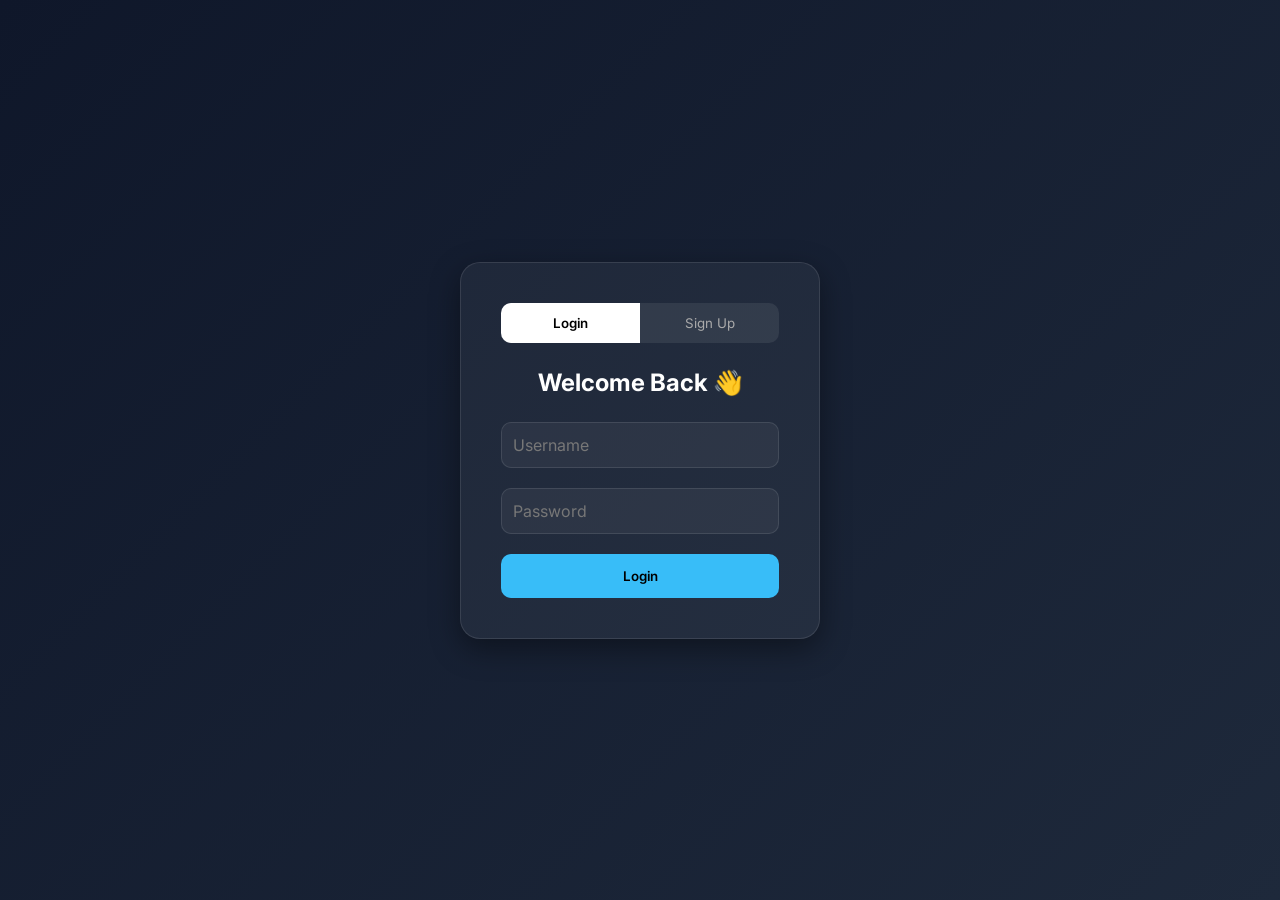
<file: login.html>
<!doctype html>
<html lang="en">
<head>
<meta charset="UTF-8" />
<title>Auth</title>

<link href="https://fonts.googleapis.com/css2?family=Inter:wght@300;400;600&display=swap" rel="stylesheet" />

<style>
* {
  margin: 0;
  padding: 0;
  box-sizing: border-box;
  font-family: "Inter", sans-serif;
}

/* ⚡ Lightweight gradient (no heavy animation) */
body {
  height: 100vh;
  display: flex;
  justify-content: center;
  align-items: center;
  background: linear-gradient(135deg, #0f172a, #1e293b);
}

/* 💎 Card (NO backdrop-filter → no lag) */
.container {
  background: rgba(255, 255, 255, 0.05);
  border: 1px solid rgba(255,255,255,0.1);
  padding: 40px;
  border-radius: 20px;
  width: 360px;
  box-shadow: 0 10px 30px rgba(0,0,0,0.4);
  text-align: center;
}

/* Toggle */
.toggle {
  display: flex;
  margin-bottom: 25px;
  background: rgba(255,255,255,0.08);
  border-radius: 10px;
  overflow: hidden;
}

.toggle button {
  flex: 1;
  padding: 12px;
  border: none;
  background: transparent;
  color: #aaa;
  cursor: pointer;
  transition: 0.3s;
}

.toggle button.active {
  background: white;
  color: black;
  font-weight: 600;
}

/* Heading */
h2 {
  color: white;
  margin-bottom: 25px;
}

/* Inputs */
.input-box {
  position: relative;
  margin-bottom: 20px;
}

.input-box input {
  width: 100%;
  padding: 14px;
  border-radius: 10px;
  border: 1px solid rgba(255,255,255,0.1);
  outline: none;
  background: rgba(255,255,255,0.05);
  color: white;
  transition: 0.2s;
}

.input-box input:focus {
  border-color: #38bdf8;
  background: rgba(255,255,255,0.08);
}

.input-box label {
  position: absolute;
  top: 50%;
  left: 12px;
  color: #777;
  transform: translateY(-50%);
  transition: 0.3s;
}

.input-box input:focus + label,
.input-box input:valid + label {
  top: -8px;
  font-size: 12px;
  color: #38bdf8;
}

/* Button */
.submit-btn {
  width: 100%;
  padding: 14px;
  border-radius: 10px;
  border: none;
  background: #38bdf8;
  color: black;
  font-weight: 600;
  cursor: pointer;
  transition: 0.3s;
}

.submit-btn:hover {
  background: #0ea5e9;
}

/* Forms */
.form {
  display: none;
}

.form.active {
  display: block;
}
</style>
</head>

<body>

<div class="container">

  <div class="toggle">
    <button id="loginTab" class="active" onclick="showLogin()">Login</button>
    <button id="signupTab" onclick="showSignup()">Sign Up</button>
  </div>

  <!-- LOGIN -->
  <div id="loginForm" class="form active">
    <h2>Welcome Back 👋</h2>

    <div class="input-box">
      <input type="text" id="loginUsername" required />
      <label>Username</label>
    </div>

    <div class="input-box">
      <input type="password" id="loginPassword" required />
      <label>Password</label>
    </div>

    <button class="submit-btn" onclick="login()">Login</button>
  </div>

  <!-- SIGNUP -->
  <div id="signupForm" class="form">
    <h2>Create Account ✨</h2>

    <div class="input-box">
      <input type="text" id="signupUsername" required />
      <label>Username</label>
    </div>

    <div class="input-box">
      <input type="password" id="signupPassword" required />
      <label>Password</label>
    </div>

    <button class="submit-btn" onclick="register()">Sign Up</button>
  </div>

</div>

<script>
// Toggle
function showLogin() {
  loginForm.classList.add("active");
  signupForm.classList.remove("active");
  loginTab.classList.add("active");
  signupTab.classList.remove("active");
}

function showSignup() {
  signupForm.classList.add("active");
  loginForm.classList.remove("active");
  signupTab.classList.add("active");
  loginTab.classList.remove("active");
}

// LOGIN
function login() {
  const username = loginUsername.value;
  const password = loginPassword.value;

  fetch("http://localhost:8081/api/auth/login", {
    method: "POST",
    headers: {"Content-Type": "application/json"},
    body: JSON.stringify({ username, password })
  })
  .then(res => {
    if (!res.ok) throw new Error();
    return res.text();
  })
  .then(token => {
    localStorage.setItem("token", token);
    window.location.href = "index.html";
  })
  .catch(() => alert("Login failed"));
}

// SIGNUP
function register() {
  const username = signupUsername.value;
  const password = signupPassword.value;

  fetch("http://localhost:8081/api/auth/register", {
    method: "POST",
    headers: {"Content-Type": "application/json"},
    body: JSON.stringify({ username, password })
  })
  .then(res => res.text())
  .then(() => {
    alert("Registered!");
    showLogin();
  })
  .catch(() => alert("Signup failed"));
}
</script>

</body>
</html>
</file>
